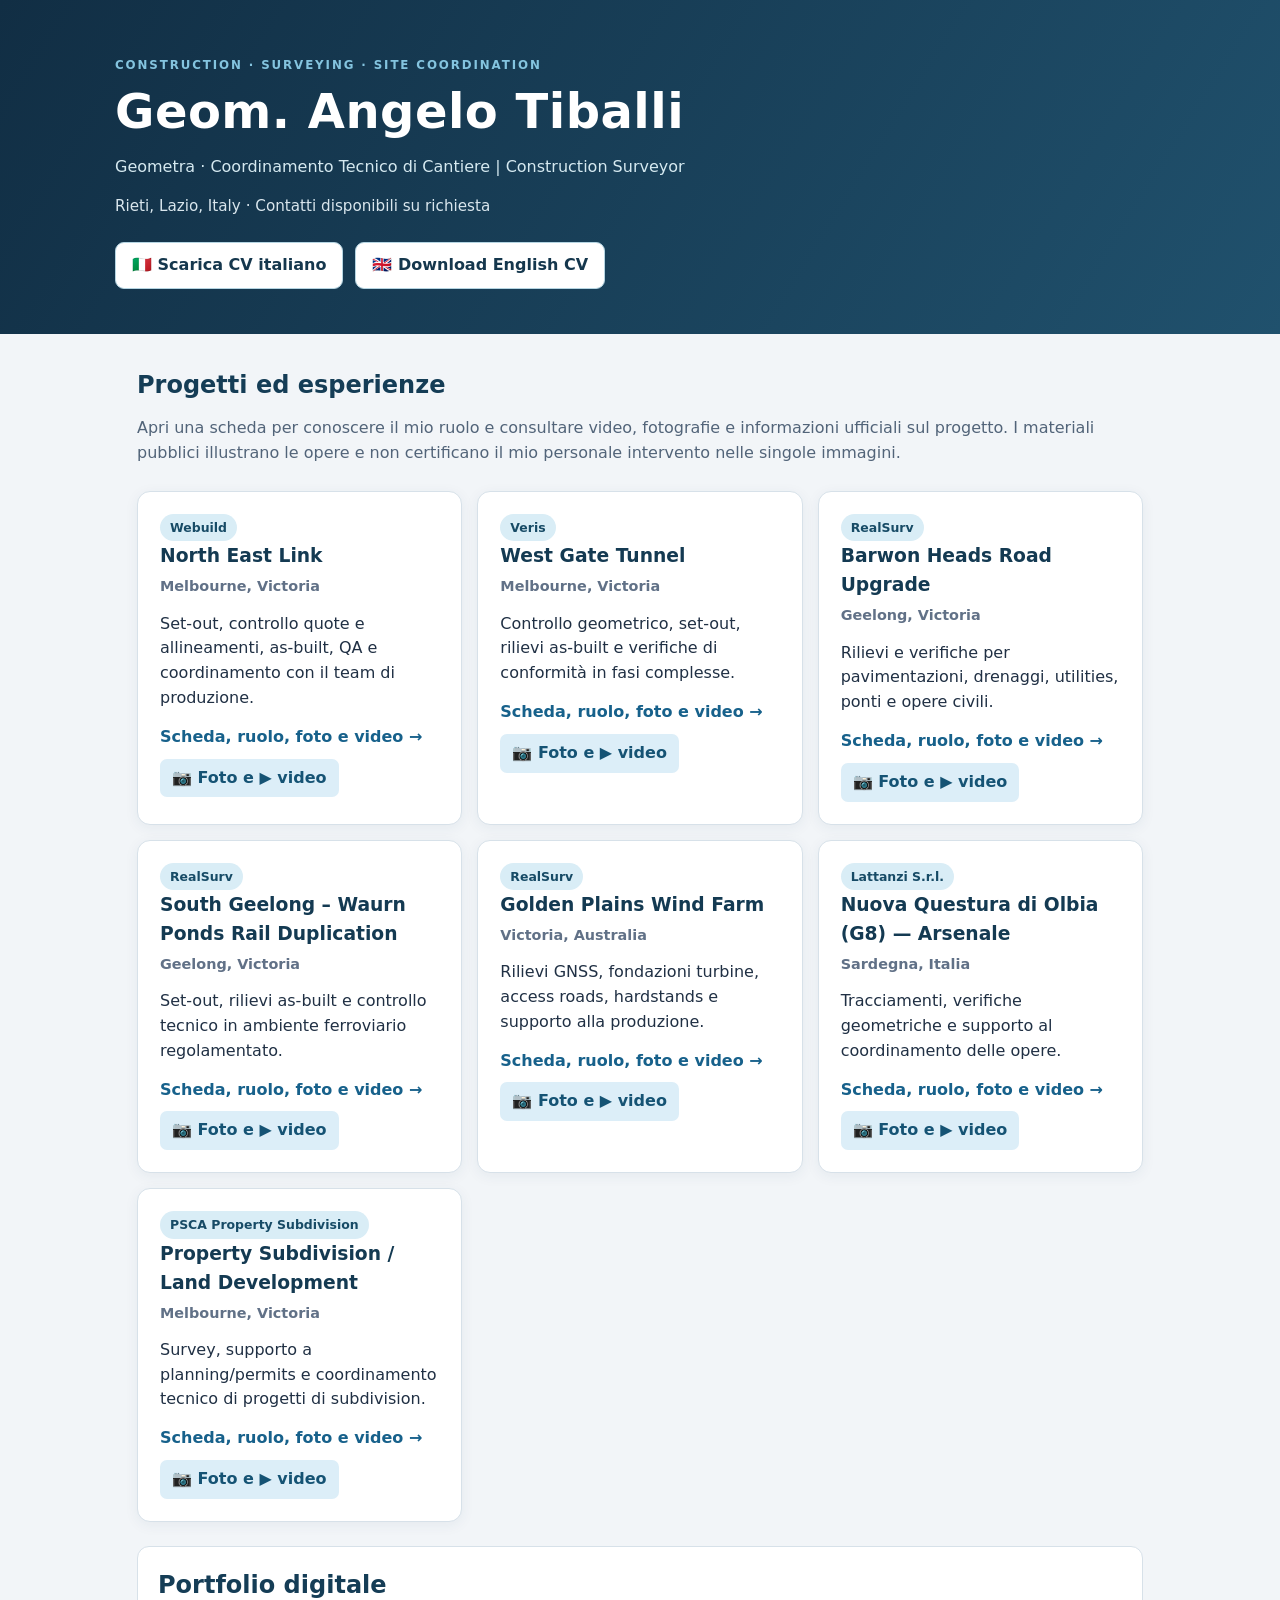
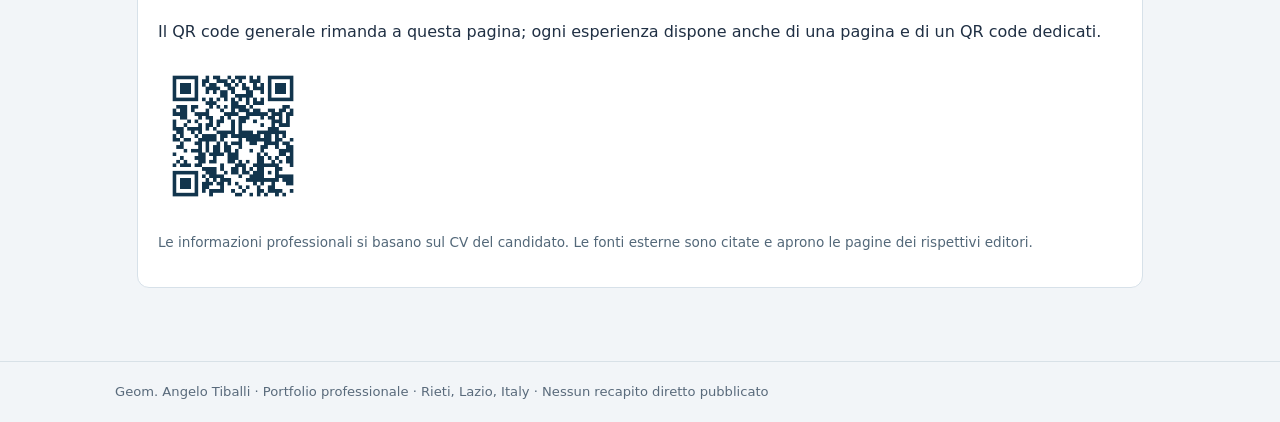
<file: index.html>
<!DOCTYPE html>
<html lang="it"><head><meta charset="utf-8"/><meta content="width=device-width,initial-scale=1" name="viewport"/><meta content="Portfolio professionale di Geom. Angelo Tiballi: grandi opere infrastrutturali, survey e coordinamento di cantiere." name="description"/><title>Geom. Angelo Tiballi | Portfolio professionale</title><link href="style.css" rel="stylesheet"/></head><body><header><div class="inner"><div class="eyebrow">Construction · Surveying · Site coordination</div><h1>Geom. Angelo Tiballi</h1><p class="subtitle">Geometra · Coordinamento Tecnico di Cantiere | Construction Surveyor</p><p class="privacy">Rieti, Lazio, Italy · Contatti disponibili su richiesta</p><div class="btns"><a class="btn" href="Angelo_Tiballi_CV_IT.pdf" rel="noopener" target="_blank">🇮🇹 Scarica CV italiano</a><a class="btn" href="Angelo_Tiballi_Public_CV_EN.pdf" rel="noopener" target="_blank">🇬🇧 Download English CV</a></div></div></header><main><h2>Progetti ed esperienze</h2><p class="intro">Apri una scheda per conoscere il mio ruolo e consultare video, fotografie e informazioni ufficiali sul progetto. I materiali pubblici illustrano le opere e non certificano il mio personale intervento nelle singole immagini.</p><div class="cards"><article class="card"><span class="tag">Webuild</span><h3>North East Link</h3><p class="meta">Melbourne, Victoria</p><p>Set-out, controllo quote e allineamenti, as-built, QA e coordinamento con il team di produzione.</p><a href="north-east-link.html">Scheda, ruolo, foto e video →</a><div class="card-media-shortcuts"><a href="north-east-link.html#media">📷 Foto e ▶ video</a></div></article><article class="card"><span class="tag">Veris</span><h3>West Gate Tunnel</h3><p class="meta">Melbourne, Victoria</p><p>Controllo geometrico, set-out, rilievi as-built e verifiche di conformità in fasi complesse.</p><a href="west-gate-tunnel.html">Scheda, ruolo, foto e video →</a><div class="card-media-shortcuts"><a href="west-gate-tunnel.html#media">📷 Foto e ▶ video</a></div></article><article class="card"><span class="tag">RealSurv</span><h3>Barwon Heads Road Upgrade</h3><p class="meta">Geelong, Victoria</p><p>Rilievi e verifiche per pavimentazioni, drenaggi, utilities, ponti e opere civili.</p><a href="barwon-heads-road.html">Scheda, ruolo, foto e video →</a><div class="card-media-shortcuts"><a href="barwon-heads-road.html#media">📷 Foto e ▶ video</a></div></article><article class="card"><span class="tag">RealSurv</span><h3>South Geelong – Waurn Ponds Rail Duplication</h3><p class="meta">Geelong, Victoria</p><p>Set-out, rilievi as-built e controllo tecnico in ambiente ferroviario regolamentato.</p><a href="geelong-rail.html">Scheda, ruolo, foto e video →</a><div class="card-media-shortcuts"><a href="geelong-rail.html#media">📷 Foto e ▶ video</a></div></article><article class="card"><span class="tag">RealSurv</span><h3>Golden Plains Wind Farm</h3><p class="meta">Victoria, Australia</p><p>Rilievi GNSS, fondazioni turbine, access roads, hardstands e supporto alla produzione.</p><a href="golden-plains.html">Scheda, ruolo, foto e video →</a><div class="card-media-shortcuts"><a href="golden-plains.html#media">📷 Foto e ▶ video</a></div></article><article class="card"><span class="tag">Lattanzi S.r.l.</span><h3>Nuova Questura di Olbia (G8) — Arsenale</h3><p class="meta">Sardegna, Italia</p><p>Tracciamenti, verifiche geometriche e supporto al coordinamento delle opere.</p><a href="questura-olbia.html">Scheda, ruolo, foto e video →</a><div class="card-media-shortcuts"><a href="g8-la-maddalena.html#media">📷 Foto e ▶ video</a></div></article><article class="card"><span class="tag">PSCA Property Subdivision</span><h3>Property Subdivision / Land Development</h3><p class="meta">Melbourne, Victoria</p><p>Survey, supporto a planning/permits e coordinamento tecnico di progetti di subdivision.</p><a href="psca.html">Scheda, ruolo, foto e video →</a><div class="card-media-shortcuts"><a href="psca.html#media">📷 Foto e ▶ video</a></div></article></div><section class="panel" style="margin-top:24px"><h2>Portfolio digitale</h2><p>Il QR code generale rimanda a questa pagina; ogni esperienza dispone anche di una pagina e di un QR code dedicati.</p><img alt="QR code portfolio generale" height="150" src="QR_Portfolio_Generale.png" width="150"/><p class="muted">Le informazioni professionali si basano sul CV del candidato. Le fonti esterne sono citate e aprono le pagine dei rispettivi editori.</p></section></main><footer><div class="inner">Geom. Angelo Tiballi · Portfolio professionale · Rieti, Lazio, Italy · Nessun recapito diretto pubblicato</div></footer></body></html>
</file>
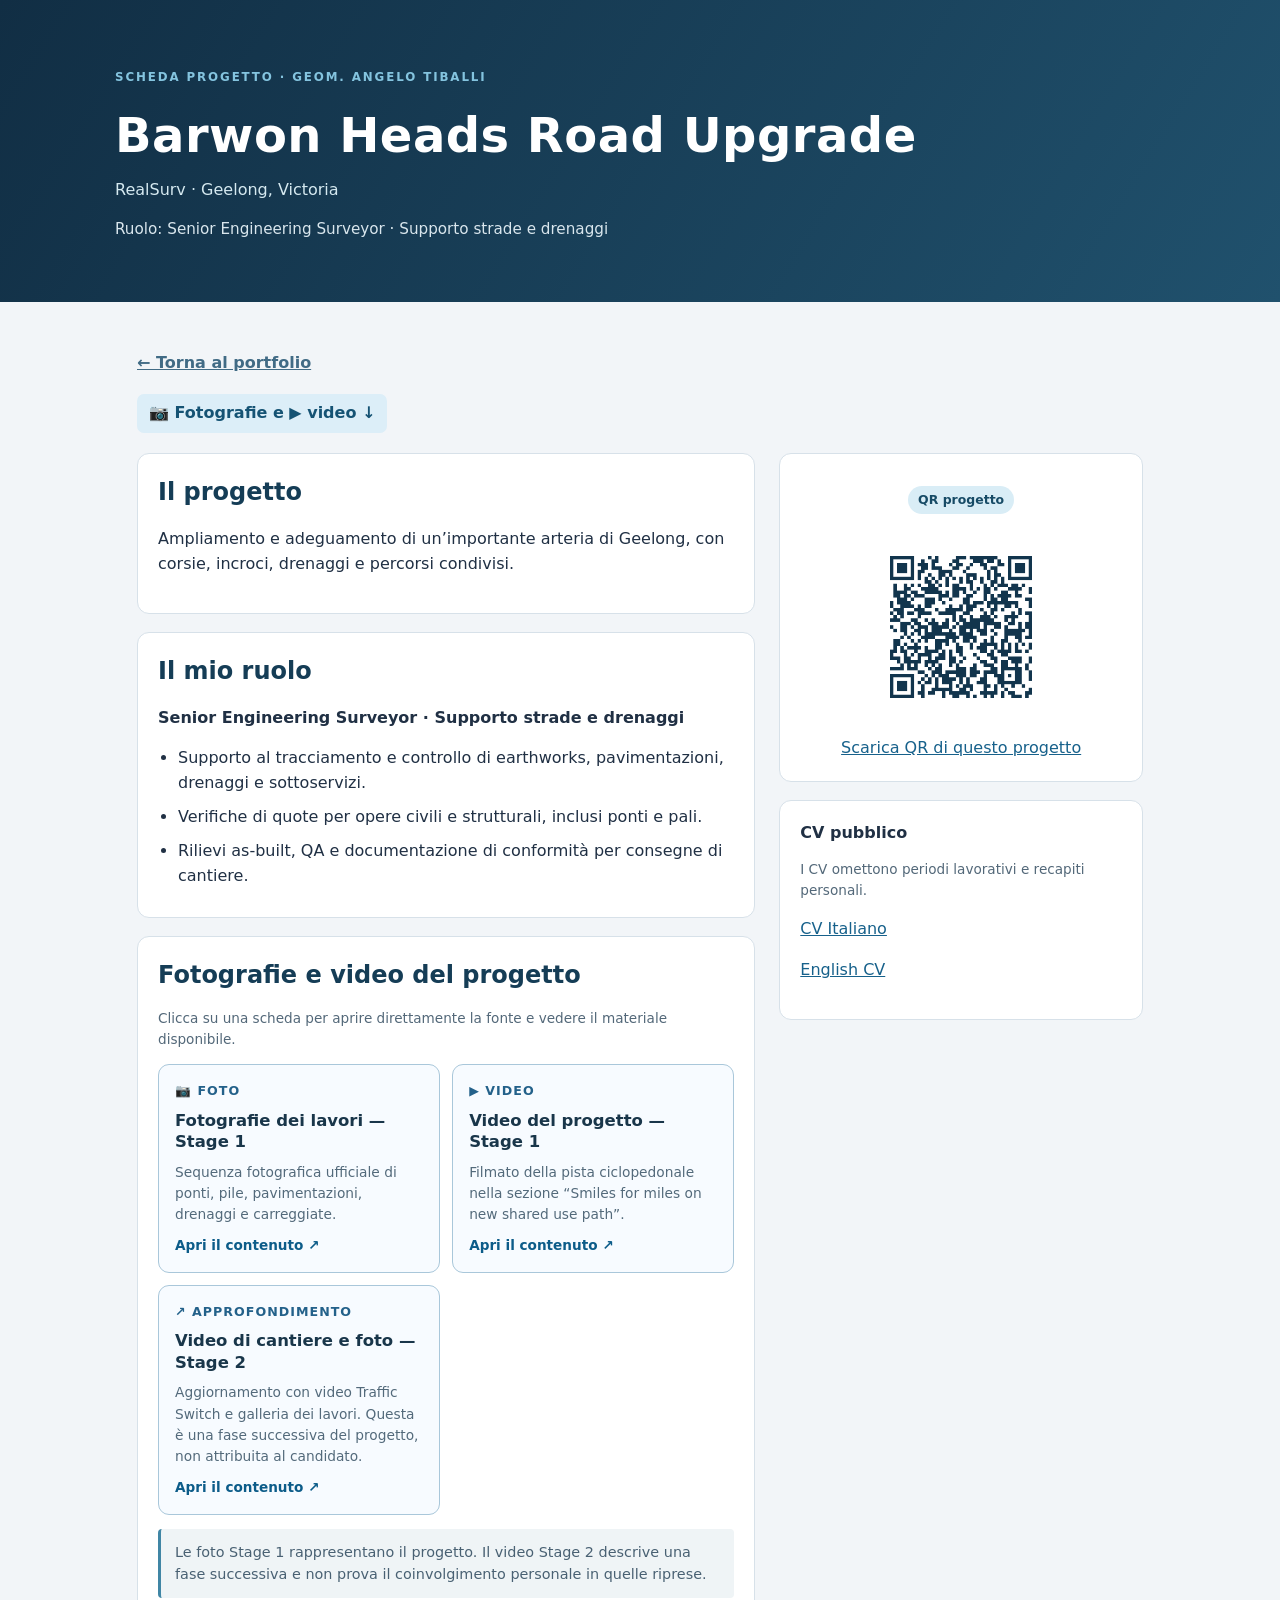
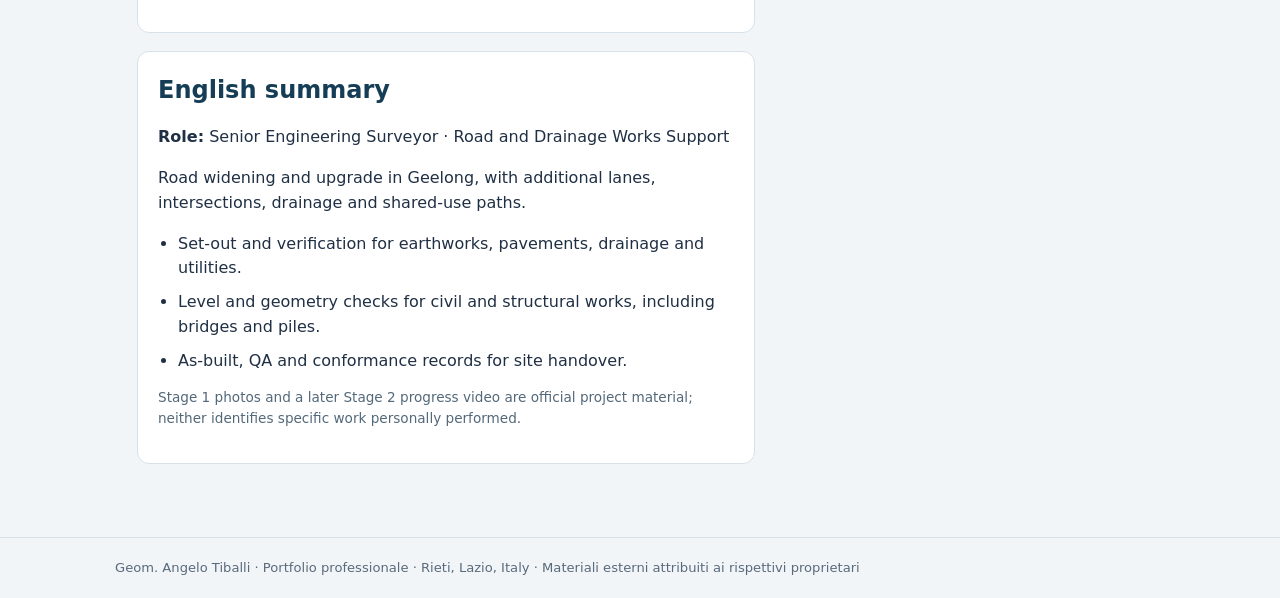
<file: barwon-heads-road.html>
<!DOCTYPE html>
<html lang="it"><head><meta charset="utf-8"/><meta content="width=device-width,initial-scale=1" name="viewport"/><meta content="Ampliamento e adeguamento di un’importante arteria di Geelong, con corsie, incroci, drenaggi e percorsi condivisi." name="description"/><title>Barwon Heads Road Upgrade | Geom. Angelo Tiballi</title><link href="style.css" rel="stylesheet"/></head><body><header><div class="inner"><p class="eyebrow">Scheda progetto · Geom. Angelo Tiballi</p><h1>Barwon Heads Road Upgrade</h1><p class="subtitle">RealSurv · Geelong, Victoria</p><p class="privacy">Ruolo: Senior Engineering Surveyor · Supporto strade e drenaggi</p></div></header><main><p class="breadcrumb"><a href="index.html">← Torna al portfolio</a></p><p class="quick-media"><a href="#media">📷 Fotografie e ▶ video ↓</a></p><div class="split"><div><section class="panel"><h2>Il progetto</h2><p>Ampliamento e adeguamento di un’importante arteria di Geelong, con corsie, incroci, drenaggi e percorsi condivisi.</p></section><section class="panel"><h2>Il mio ruolo</h2><p><strong>Senior Engineering Surveyor · Supporto strade e drenaggi</strong></p><ul><li>Supporto al tracciamento e controllo di earthworks, pavimentazioni, drenaggi e sottoservizi.</li><li>Verifiche di quote per opere civili e strutturali, inclusi ponti e pali.</li><li>Rilievi as-built, QA e documentazione di conformità per consegne di cantiere.</li></ul></section><section class="panel" id="media"><h2>Fotografie e video del progetto</h2><p class="muted">Clicca su una scheda per aprire direttamente la fonte e vedere il materiale disponibile.</p><div class="media-grid"><a class="media-tile photo" href="https://bigbuild.vic.gov.au/projects/roads/barwon-heads-road-upgrade/stage-1" rel="noopener noreferrer" target="_blank"><span class="media-type">📷  FOTO</span><strong>Fotografie dei lavori — Stage 1</strong><span class="media-desc">Sequenza fotografica ufficiale di ponti, pile, pavimentazioni, drenaggi e carreggiate.</span><span class="external-arrow">Apri il contenuto ↗</span></a><a class="media-tile video" href="https://bigbuild.vic.gov.au/projects/roads/barwon-heads-road-upgrade/stage-1/community" rel="noopener noreferrer" target="_blank"><span class="media-type">▶  VIDEO</span><strong>Video del progetto — Stage 1</strong><span class="media-desc">Filmato della pista ciclopedonale nella sezione “Smiles for miles on new shared use path”.</span><span class="external-arrow">Apri il contenuto ↗</span></a><a class="media-tile extra" href="https://bigbuild.vic.gov.au/projects/roads/barwon-heads-road-upgrade/project-update" rel="noopener noreferrer" target="_blank"><span class="media-type">↗  APPROFONDIMENTO</span><strong>Video di cantiere e foto — Stage 2</strong><span class="media-desc">Aggiornamento con video Traffic Switch e galleria dei lavori. Questa è una fase successiva del progetto, non attribuita al candidato.</span><span class="external-arrow">Apri il contenuto ↗</span></a></div><p class="notice">Le foto Stage 1 rappresentano il progetto. Il video Stage 2 descrive una fase successiva e non prova il coinvolgimento personale in quelle riprese.</p></section><section class="panel"><h2>English summary</h2><p><strong>Role:</strong> Senior Engineering Surveyor · Road and Drainage Works Support</p><p>Road widening and upgrade in Geelong, with additional lanes, intersections, drainage and shared-use paths.</p><ul><li>Set-out and verification for earthworks, pavements, drainage and utilities.</li><li>Level and geometry checks for civil and structural works, including bridges and piles.</li><li>As-built, QA and conformance records for site handover.</li></ul><p class="muted">Stage 1 photos and a later Stage 2 progress video are official project material; neither identifies specific work personally performed.</p></section></div><aside><div class="qr-box"><p class="tag">QR progetto</p><p><img alt="QR per Barwon Heads Road Upgrade" src="QR_barwon-heads-road.png"/></p><a download="" href="QR_barwon-heads-road.png">Scarica QR di questo progetto</a></div><div class="panel" style="margin-top:18px"><strong>CV pubblico</strong><p class="muted">I CV omettono periodi lavorativi e recapiti personali.</p><p><a href="Angelo_Tiballi_CV_IT.pdf">CV Italiano</a></p><p><a href="Angelo_Tiballi_Public_CV_EN.pdf">English CV</a></p></div></aside></div></main><footer><div class="inner">Geom. Angelo Tiballi · Portfolio professionale · Rieti, Lazio, Italy · Materiali esterni attribuiti ai rispettivi proprietari</div></footer></body></html>
</file>
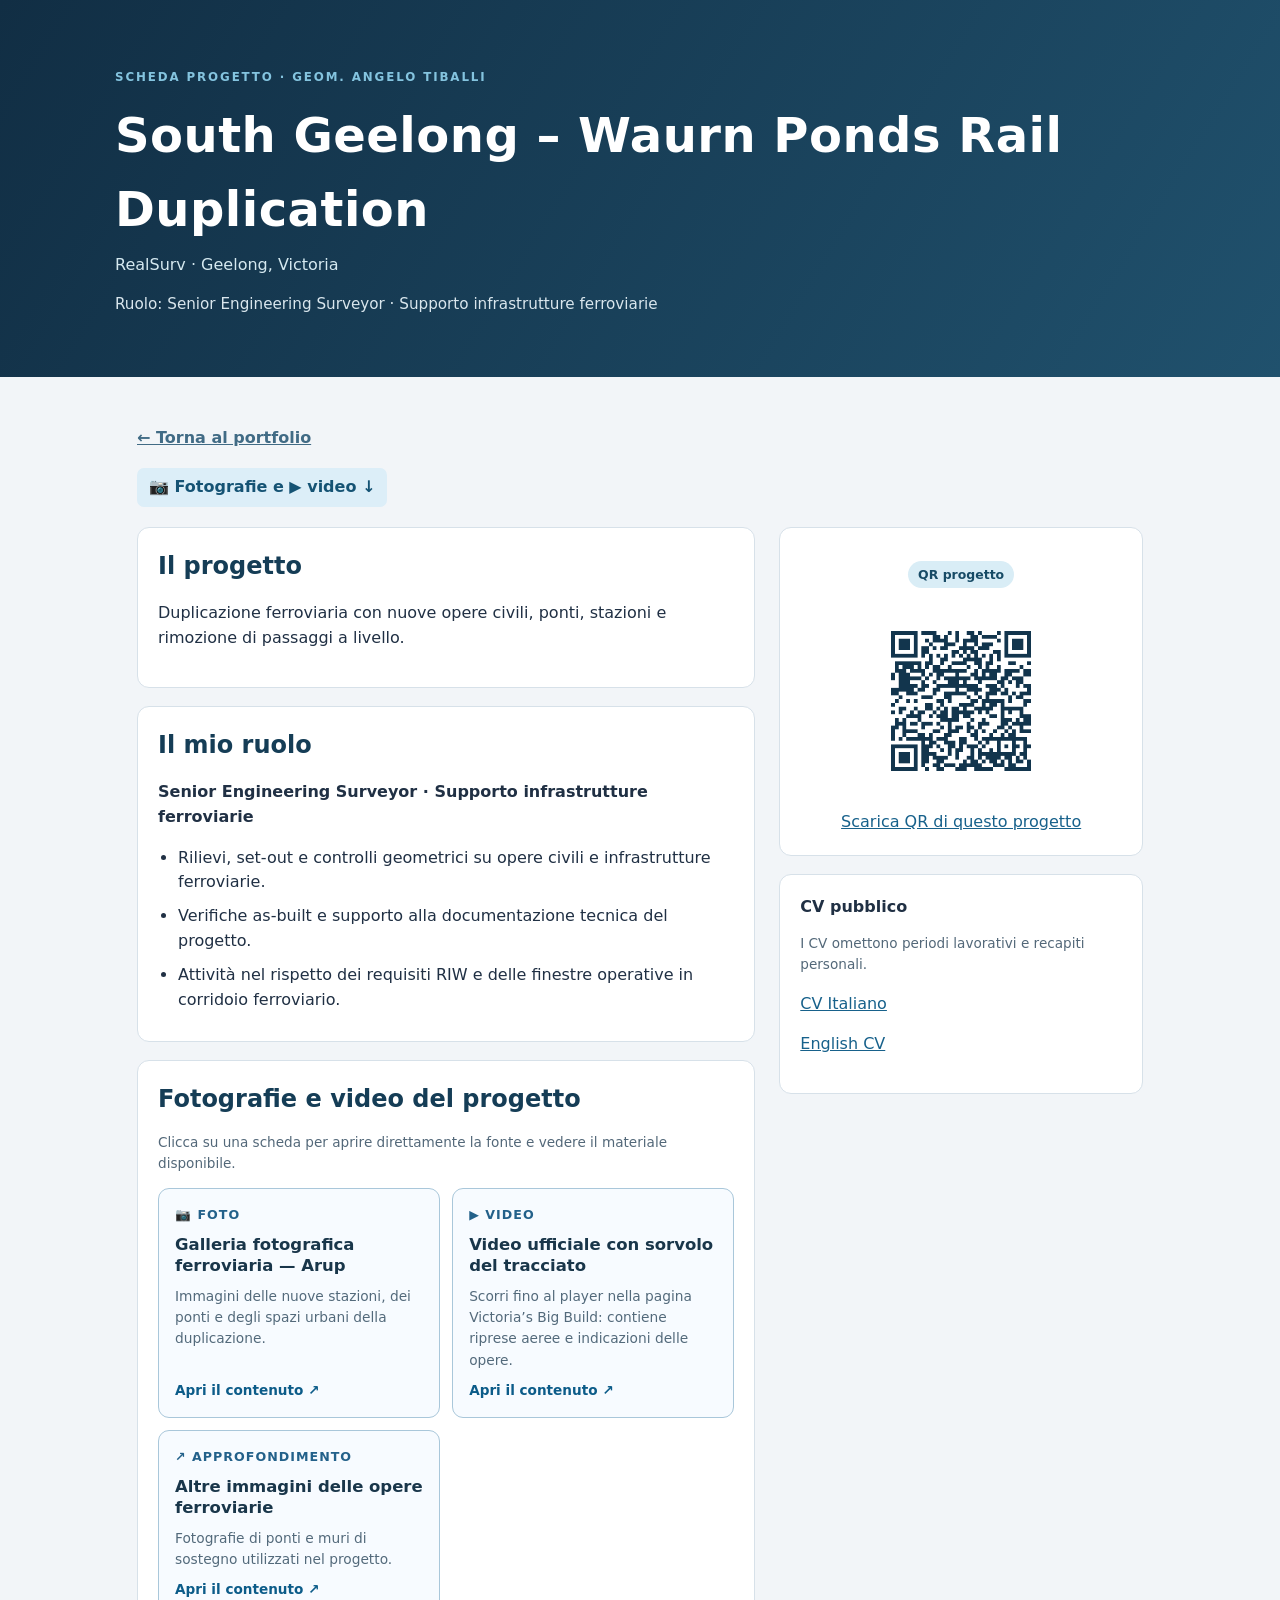
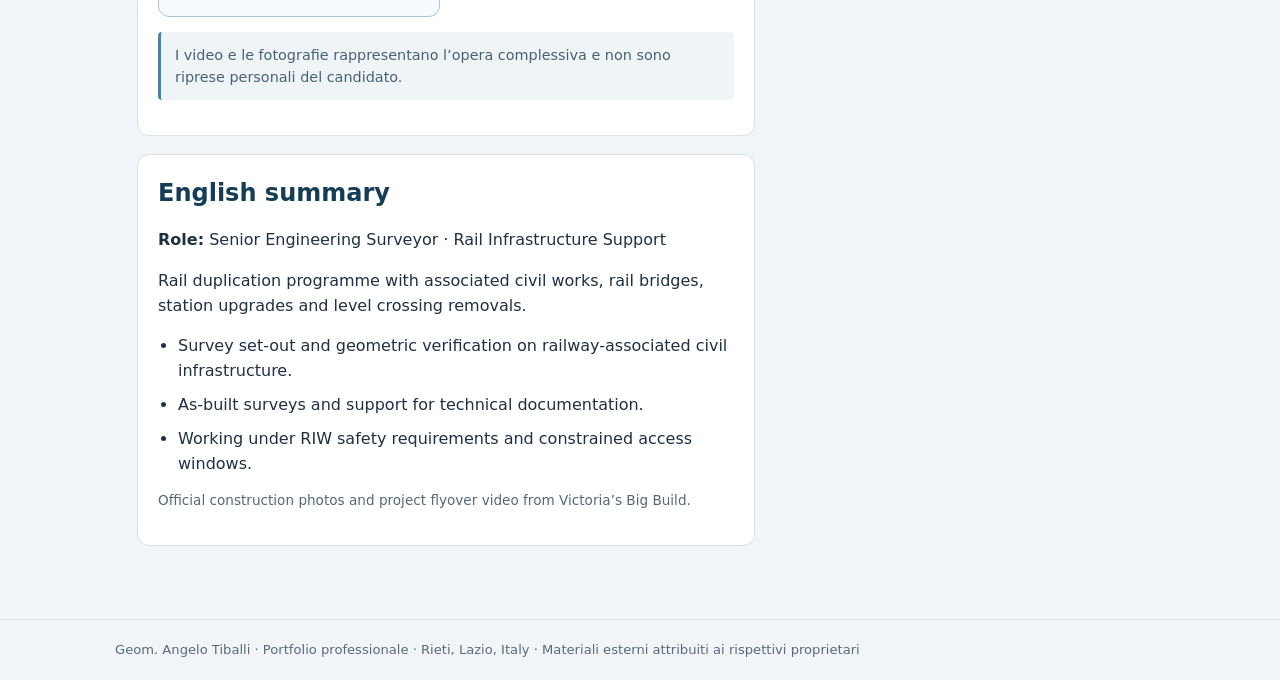
<file: geelong-rail.html>
<!DOCTYPE html>
<html lang="it"><head><meta charset="utf-8"/><meta content="width=device-width,initial-scale=1" name="viewport"/><meta content="Duplicazione ferroviaria con nuove opere civili, ponti, stazioni e rimozione di passaggi a livello." name="description"/><title>South Geelong – Waurn Ponds Rail Duplication | Geom. Angelo Tiballi</title><link href="style.css" rel="stylesheet"/></head><body><header><div class="inner"><p class="eyebrow">Scheda progetto · Geom. Angelo Tiballi</p><h1>South Geelong – Waurn Ponds Rail Duplication</h1><p class="subtitle">RealSurv · Geelong, Victoria</p><p class="privacy">Ruolo: Senior Engineering Surveyor · Supporto infrastrutture ferroviarie</p></div></header><main><p class="breadcrumb"><a href="index.html">← Torna al portfolio</a></p><p class="quick-media"><a href="#media">📷 Fotografie e ▶ video ↓</a></p><div class="split"><div><section class="panel"><h2>Il progetto</h2><p>Duplicazione ferroviaria con nuove opere civili, ponti, stazioni e rimozione di passaggi a livello.</p></section><section class="panel"><h2>Il mio ruolo</h2><p><strong>Senior Engineering Surveyor · Supporto infrastrutture ferroviarie</strong></p><ul><li>Rilievi, set-out e controlli geometrici su opere civili e infrastrutture ferroviarie.</li><li>Verifiche as-built e supporto alla documentazione tecnica del progetto.</li><li>Attività nel rispetto dei requisiti RIW e delle finestre operative in corridoio ferroviario.</li></ul></section><section class="panel" id="media"><h2>Fotografie e video del progetto</h2><p class="muted">Clicca su una scheda per aprire direttamente la fonte e vedere il materiale disponibile.</p><div class="media-grid"><a class="media-tile photo" href="https://www.arup.com/en-us/projects/south-geelong-to-waurn-ponds-duplication/" rel="noopener noreferrer" target="_blank"><span class="media-type">📷  FOTO</span><strong>Galleria fotografica ferroviaria — Arup</strong><span class="media-desc">Immagini delle nuove stazioni, dei ponti e degli spazi urbani della duplicazione.</span><span class="external-arrow">Apri il contenuto ↗</span></a><a class="media-tile video" href="https://bigbuild.vic.gov.au/projects/geelong-line-upgrade/projects/geelong-line-duplication" rel="noopener noreferrer" target="_blank"><span class="media-type">▶  VIDEO</span><strong>Video ufficiale con sorvolo del tracciato</strong><span class="media-desc">Scorri fino al player nella pagina Victoria’s Big Build: contiene riprese aeree e indicazioni delle opere.</span><span class="external-arrow">Apri il contenuto ↗</span></a><a class="media-tile extra" href="https://www.geoquest-group.com.au/reinforced-earth/south-geelong-to-waurn-ponds-duplication-rail-project/" rel="noopener noreferrer" target="_blank"><span class="media-type">↗  APPROFONDIMENTO</span><strong>Altre immagini delle opere ferroviarie</strong><span class="media-desc">Fotografie di ponti e muri di sostegno utilizzati nel progetto.</span><span class="external-arrow">Apri il contenuto ↗</span></a></div><p class="notice">I video e le fotografie rappresentano l’opera complessiva e non sono riprese personali del candidato.</p></section><section class="panel"><h2>English summary</h2><p><strong>Role:</strong> Senior Engineering Surveyor · Rail Infrastructure Support</p><p>Rail duplication programme with associated civil works, rail bridges, station upgrades and level crossing removals.</p><ul><li>Survey set-out and geometric verification on railway-associated civil infrastructure.</li><li>As-built surveys and support for technical documentation.</li><li>Working under RIW safety requirements and constrained access windows.</li></ul><p class="muted">Official construction photos and project flyover video from Victoria’s Big Build.</p></section></div><aside><div class="qr-box"><p class="tag">QR progetto</p><p><img alt="QR per South Geelong – Waurn Ponds Rail Duplication" src="QR_geelong-rail.png"/></p><a download="" href="QR_geelong-rail.png">Scarica QR di questo progetto</a></div><div class="panel" style="margin-top:18px"><strong>CV pubblico</strong><p class="muted">I CV omettono periodi lavorativi e recapiti personali.</p><p><a href="Angelo_Tiballi_CV_IT.pdf">CV Italiano</a></p><p><a href="Angelo_Tiballi_Public_CV_EN.pdf">English CV</a></p></div></aside></div></main><footer><div class="inner">Geom. Angelo Tiballi · Portfolio professionale · Rieti, Lazio, Italy · Materiali esterni attribuiti ai rispettivi proprietari</div></footer></body></html>
</file>
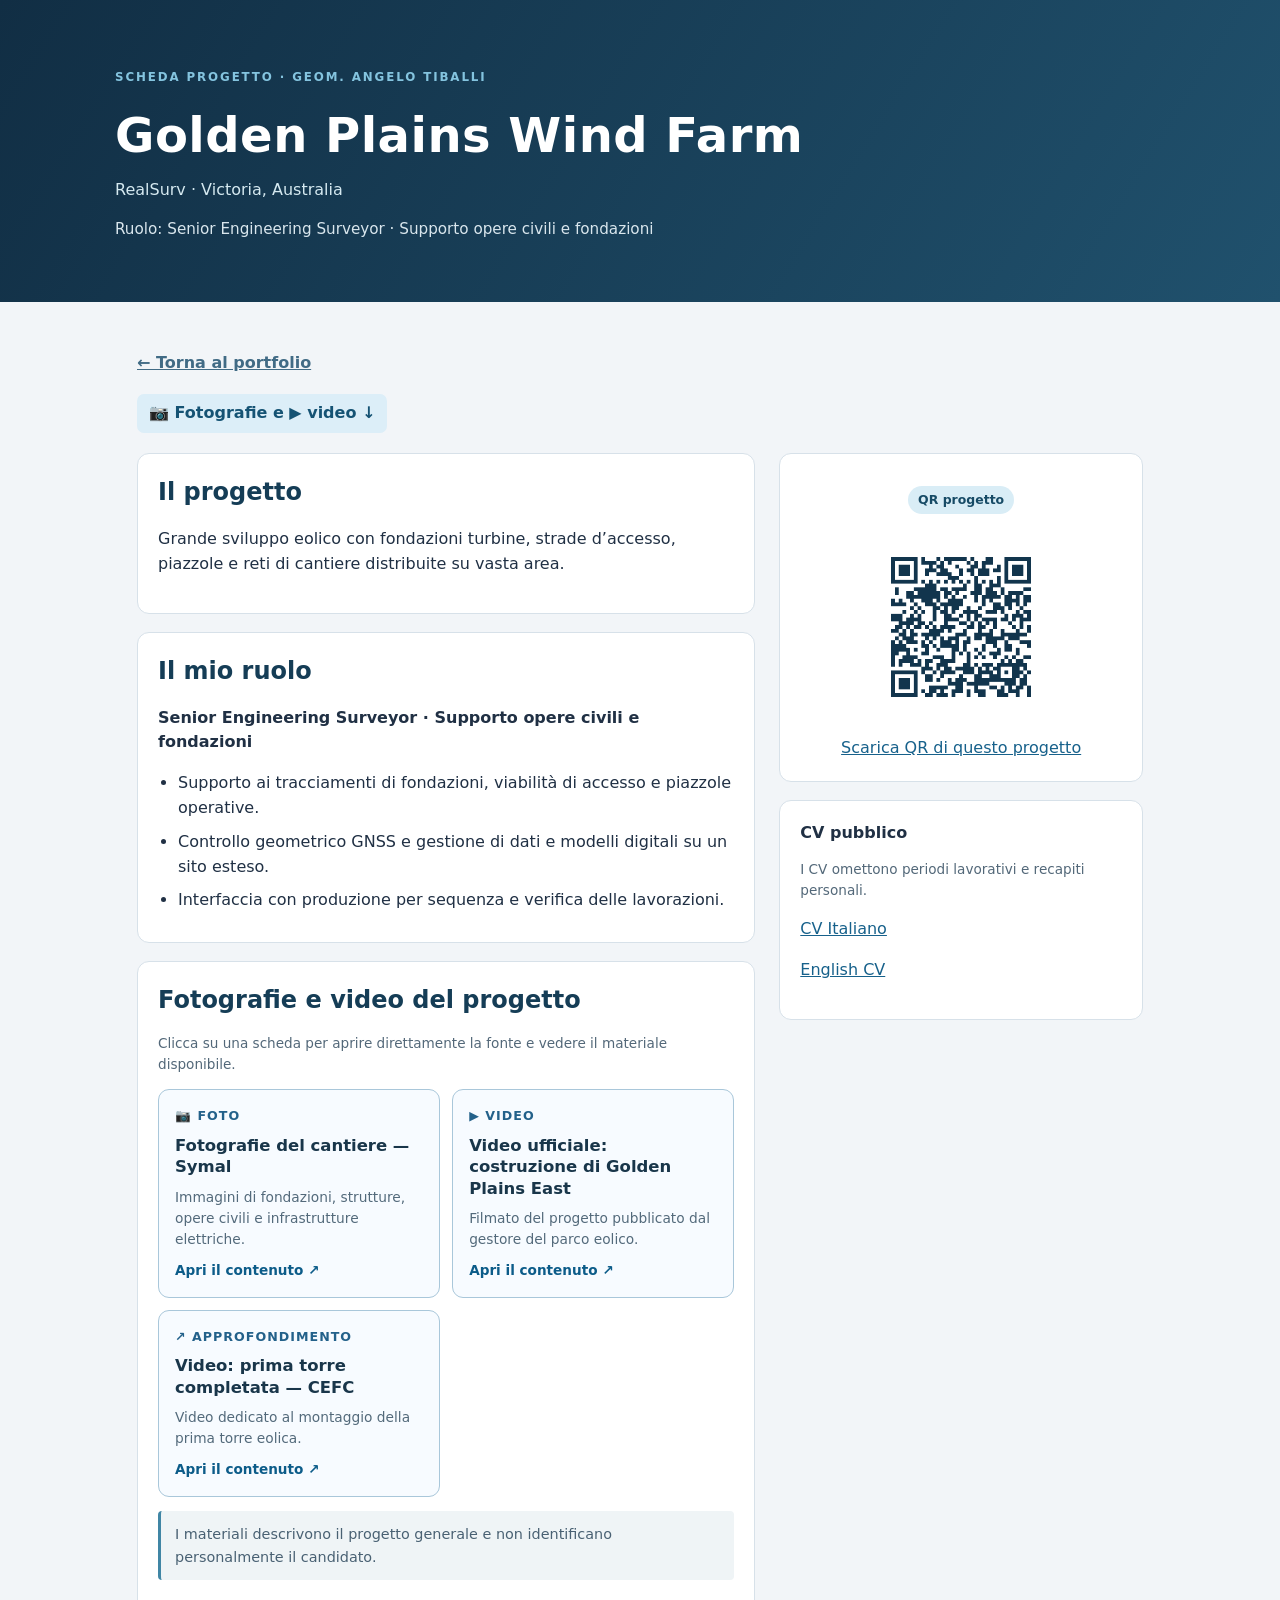
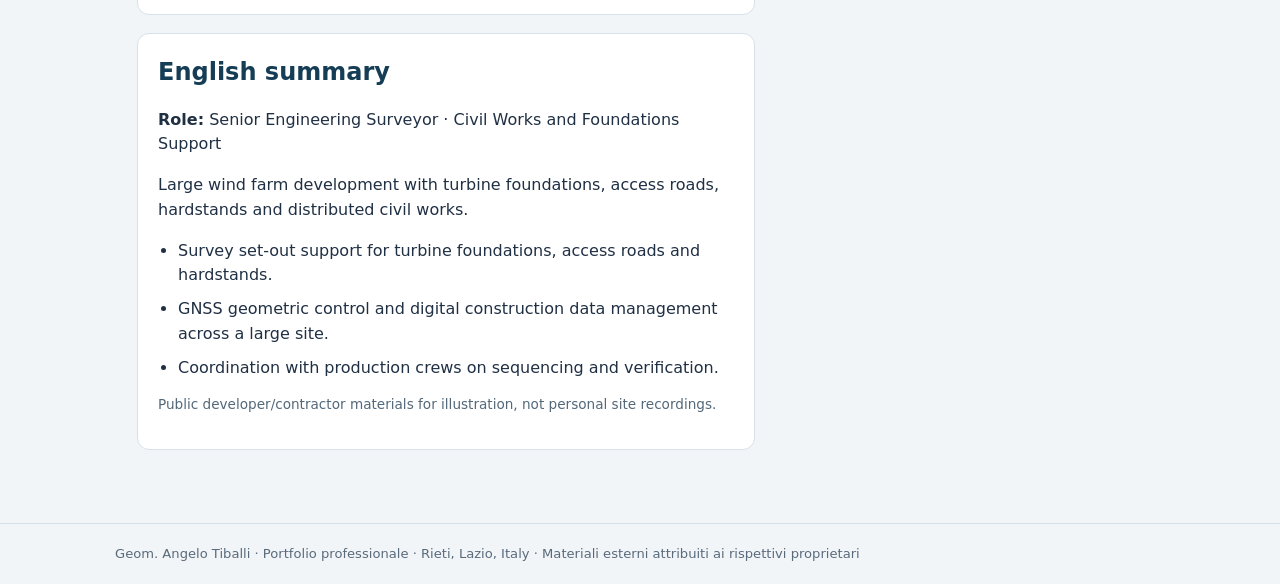
<file: golden-plains.html>
<!DOCTYPE html>
<html lang="it"><head><meta charset="utf-8"/><meta content="width=device-width,initial-scale=1" name="viewport"/><meta content="Grande sviluppo eolico con fondazioni turbine, strade d’accesso, piazzole e reti di cantiere distribuite su vasta area." name="description"/><title>Golden Plains Wind Farm | Geom. Angelo Tiballi</title><link href="style.css" rel="stylesheet"/></head><body><header><div class="inner"><p class="eyebrow">Scheda progetto · Geom. Angelo Tiballi</p><h1>Golden Plains Wind Farm</h1><p class="subtitle">RealSurv · Victoria, Australia</p><p class="privacy">Ruolo: Senior Engineering Surveyor · Supporto opere civili e fondazioni</p></div></header><main><p class="breadcrumb"><a href="index.html">← Torna al portfolio</a></p><p class="quick-media"><a href="#media">📷 Fotografie e ▶ video ↓</a></p><div class="split"><div><section class="panel"><h2>Il progetto</h2><p>Grande sviluppo eolico con fondazioni turbine, strade d’accesso, piazzole e reti di cantiere distribuite su vasta area.</p></section><section class="panel"><h2>Il mio ruolo</h2><p><strong>Senior Engineering Surveyor · Supporto opere civili e fondazioni</strong></p><ul><li>Supporto ai tracciamenti di fondazioni, viabilità di accesso e piazzole operative.</li><li>Controllo geometrico GNSS e gestione di dati e modelli digitali su un sito esteso.</li><li>Interfaccia con produzione per sequenza e verifica delle lavorazioni.</li></ul></section><section class="panel" id="media"><h2>Fotografie e video del progetto</h2><p class="muted">Clicca su una scheda per aprire direttamente la fonte e vedere il materiale disponibile.</p><div class="media-grid"><a class="media-tile photo" href="https://symal.com.au/projects/golden-plains-wind-farm/" rel="noopener noreferrer" target="_blank"><span class="media-type">📷  FOTO</span><strong>Fotografie del cantiere — Symal</strong><span class="media-desc">Immagini di fondazioni, strutture, opere civili e infrastrutture elettriche.</span><span class="external-arrow">Apri il contenuto ↗</span></a><a class="media-tile video" href="https://goldenplainswindfarm.com.au/" rel="noopener noreferrer" target="_blank"><span class="media-type">▶  VIDEO</span><strong>Video ufficiale: costruzione di Golden Plains East</strong><span class="media-desc">Filmato del progetto pubblicato dal gestore del parco eolico.</span><span class="external-arrow">Apri il contenuto ↗</span></a><a class="media-tile extra" href="https://www.cefc.com.au/insights/videos/golden-plains-wind-farm-marks-first-tower-completion/" rel="noopener noreferrer" target="_blank"><span class="media-type">↗  APPROFONDIMENTO</span><strong>Video: prima torre completata — CEFC</strong><span class="media-desc">Video dedicato al montaggio della prima torre eolica.</span><span class="external-arrow">Apri il contenuto ↗</span></a></div><p class="notice">I materiali descrivono il progetto generale e non identificano personalmente il candidato.</p></section><section class="panel"><h2>English summary</h2><p><strong>Role:</strong> Senior Engineering Surveyor · Civil Works and Foundations Support</p><p>Large wind farm development with turbine foundations, access roads, hardstands and distributed civil works.</p><ul><li>Survey set-out support for turbine foundations, access roads and hardstands.</li><li>GNSS geometric control and digital construction data management across a large site.</li><li>Coordination with production crews on sequencing and verification.</li></ul><p class="muted">Public developer/contractor materials for illustration, not personal site recordings.</p></section></div><aside><div class="qr-box"><p class="tag">QR progetto</p><p><img alt="QR per Golden Plains Wind Farm" src="QR_golden-plains.png"/></p><a download="" href="QR_golden-plains.png">Scarica QR di questo progetto</a></div><div class="panel" style="margin-top:18px"><strong>CV pubblico</strong><p class="muted">I CV omettono periodi lavorativi e recapiti personali.</p><p><a href="Angelo_Tiballi_CV_IT.pdf">CV Italiano</a></p><p><a href="Angelo_Tiballi_Public_CV_EN.pdf">English CV</a></p></div></aside></div></main><footer><div class="inner">Geom. Angelo Tiballi · Portfolio professionale · Rieti, Lazio, Italy · Materiali esterni attribuiti ai rispettivi proprietari</div></footer></body></html>
</file>
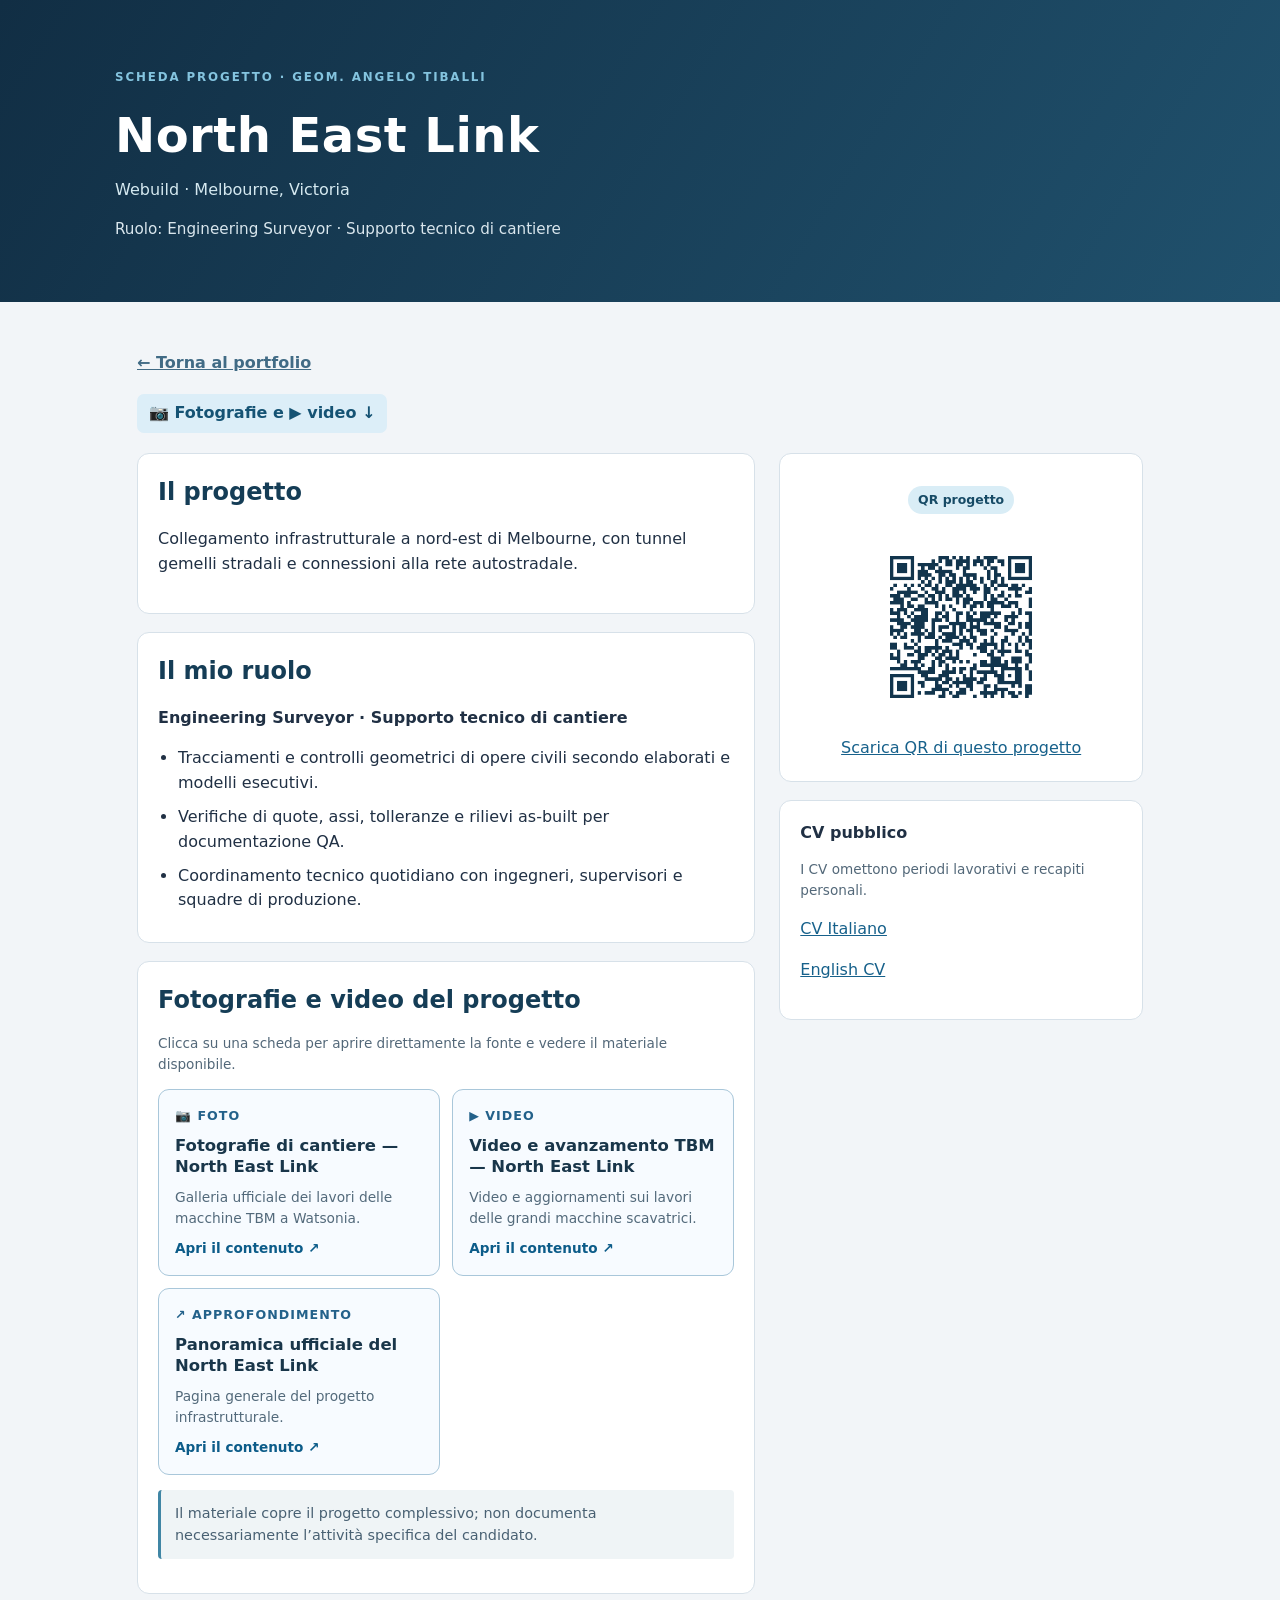
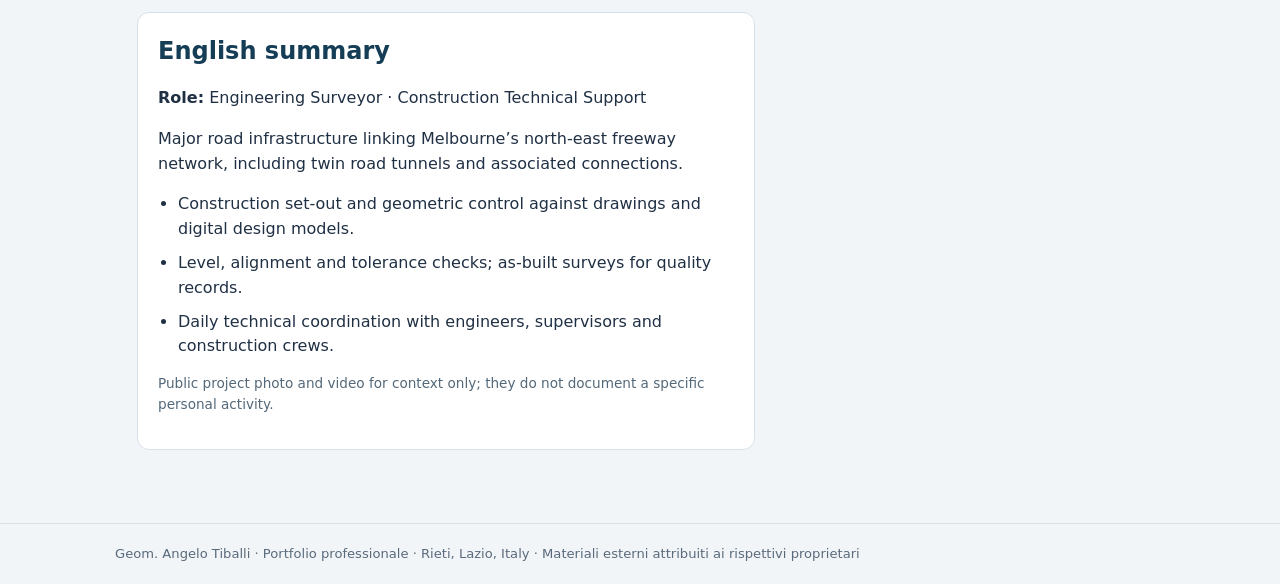
<file: north-east-link.html>
<!DOCTYPE html>
<html lang="it"><head><meta charset="utf-8"/><meta content="width=device-width,initial-scale=1" name="viewport"/><meta content="Collegamento infrastrutturale a nord-est di Melbourne, con tunnel gemelli stradali e connessioni alla rete autostradale." name="description"/><title>North East Link | Geom. Angelo Tiballi</title><link href="style.css" rel="stylesheet"/></head><body><header><div class="inner"><p class="eyebrow">Scheda progetto · Geom. Angelo Tiballi</p><h1>North East Link</h1><p class="subtitle">Webuild · Melbourne, Victoria</p><p class="privacy">Ruolo: Engineering Surveyor · Supporto tecnico di cantiere</p></div></header><main><p class="breadcrumb"><a href="index.html">← Torna al portfolio</a></p><p class="quick-media"><a href="#media">📷 Fotografie e ▶ video ↓</a></p><div class="split"><div><section class="panel"><h2>Il progetto</h2><p>Collegamento infrastrutturale a nord-est di Melbourne, con tunnel gemelli stradali e connessioni alla rete autostradale.</p></section><section class="panel"><h2>Il mio ruolo</h2><p><strong>Engineering Surveyor · Supporto tecnico di cantiere</strong></p><ul><li>Tracciamenti e controlli geometrici di opere civili secondo elaborati e modelli esecutivi.</li><li>Verifiche di quote, assi, tolleranze e rilievi as-built per documentazione QA.</li><li>Coordinamento tecnico quotidiano con ingegneri, supervisori e squadre di produzione.</li></ul></section><section class="panel" id="media"><h2>Fotografie e video del progetto</h2><p class="muted">Clicca su una scheda per aprire direttamente la fonte e vedere il materiale disponibile.</p><div class="media-grid"><a class="media-tile photo" href="https://bigbuild.vic.gov.au/projects/north-east-link/construction/tunnel-works/tunnel-boring-machine-launch-area-watsonia" rel="noopener noreferrer" target="_blank"><span class="media-type">📷  FOTO</span><strong>Fotografie di cantiere — North East Link</strong><span class="media-desc">Galleria ufficiale dei lavori delle macchine TBM a Watsonia.</span><span class="external-arrow">Apri il contenuto ↗</span></a><a class="media-tile video" href="https://bigbuild.vic.gov.au/projects/north-east-link/construction/disruptions/tunnel-boring-machines-tracker" rel="noopener noreferrer" target="_blank"><span class="media-type">▶  VIDEO</span><strong>Video e avanzamento TBM — North East Link</strong><span class="media-desc">Video e aggiornamenti sui lavori delle grandi macchine scavatrici.</span><span class="external-arrow">Apri il contenuto ↗</span></a><a class="media-tile extra" href="https://bigbuild.vic.gov.au/projects/north-east-link" rel="noopener noreferrer" target="_blank"><span class="media-type">↗  APPROFONDIMENTO</span><strong>Panoramica ufficiale del North East Link</strong><span class="media-desc">Pagina generale del progetto infrastrutturale.</span><span class="external-arrow">Apri il contenuto ↗</span></a></div><p class="notice">Il materiale copre il progetto complessivo; non documenta necessariamente l’attività specifica del candidato.</p></section><section class="panel"><h2>English summary</h2><p><strong>Role:</strong> Engineering Surveyor · Construction Technical Support</p><p>Major road infrastructure linking Melbourne’s north-east freeway network, including twin road tunnels and associated connections.</p><ul><li>Construction set-out and geometric control against drawings and digital design models.</li><li>Level, alignment and tolerance checks; as-built surveys for quality records.</li><li>Daily technical coordination with engineers, supervisors and construction crews.</li></ul><p class="muted">Public project photo and video for context only; they do not document a specific personal activity.</p></section></div><aside><div class="qr-box"><p class="tag">QR progetto</p><p><img alt="QR per North East Link" src="QR_north-east-link.png"/></p><a download="" href="QR_north-east-link.png">Scarica QR di questo progetto</a></div><div class="panel" style="margin-top:18px"><strong>CV pubblico</strong><p class="muted">I CV omettono periodi lavorativi e recapiti personali.</p><p><a href="Angelo_Tiballi_CV_IT.pdf">CV Italiano</a></p><p><a href="Angelo_Tiballi_Public_CV_EN.pdf">English CV</a></p></div></aside></div></main><footer><div class="inner">Geom. Angelo Tiballi · Portfolio professionale · Rieti, Lazio, Italy · Materiali esterni attribuiti ai rispettivi proprietari</div></footer></body></html>
</file>
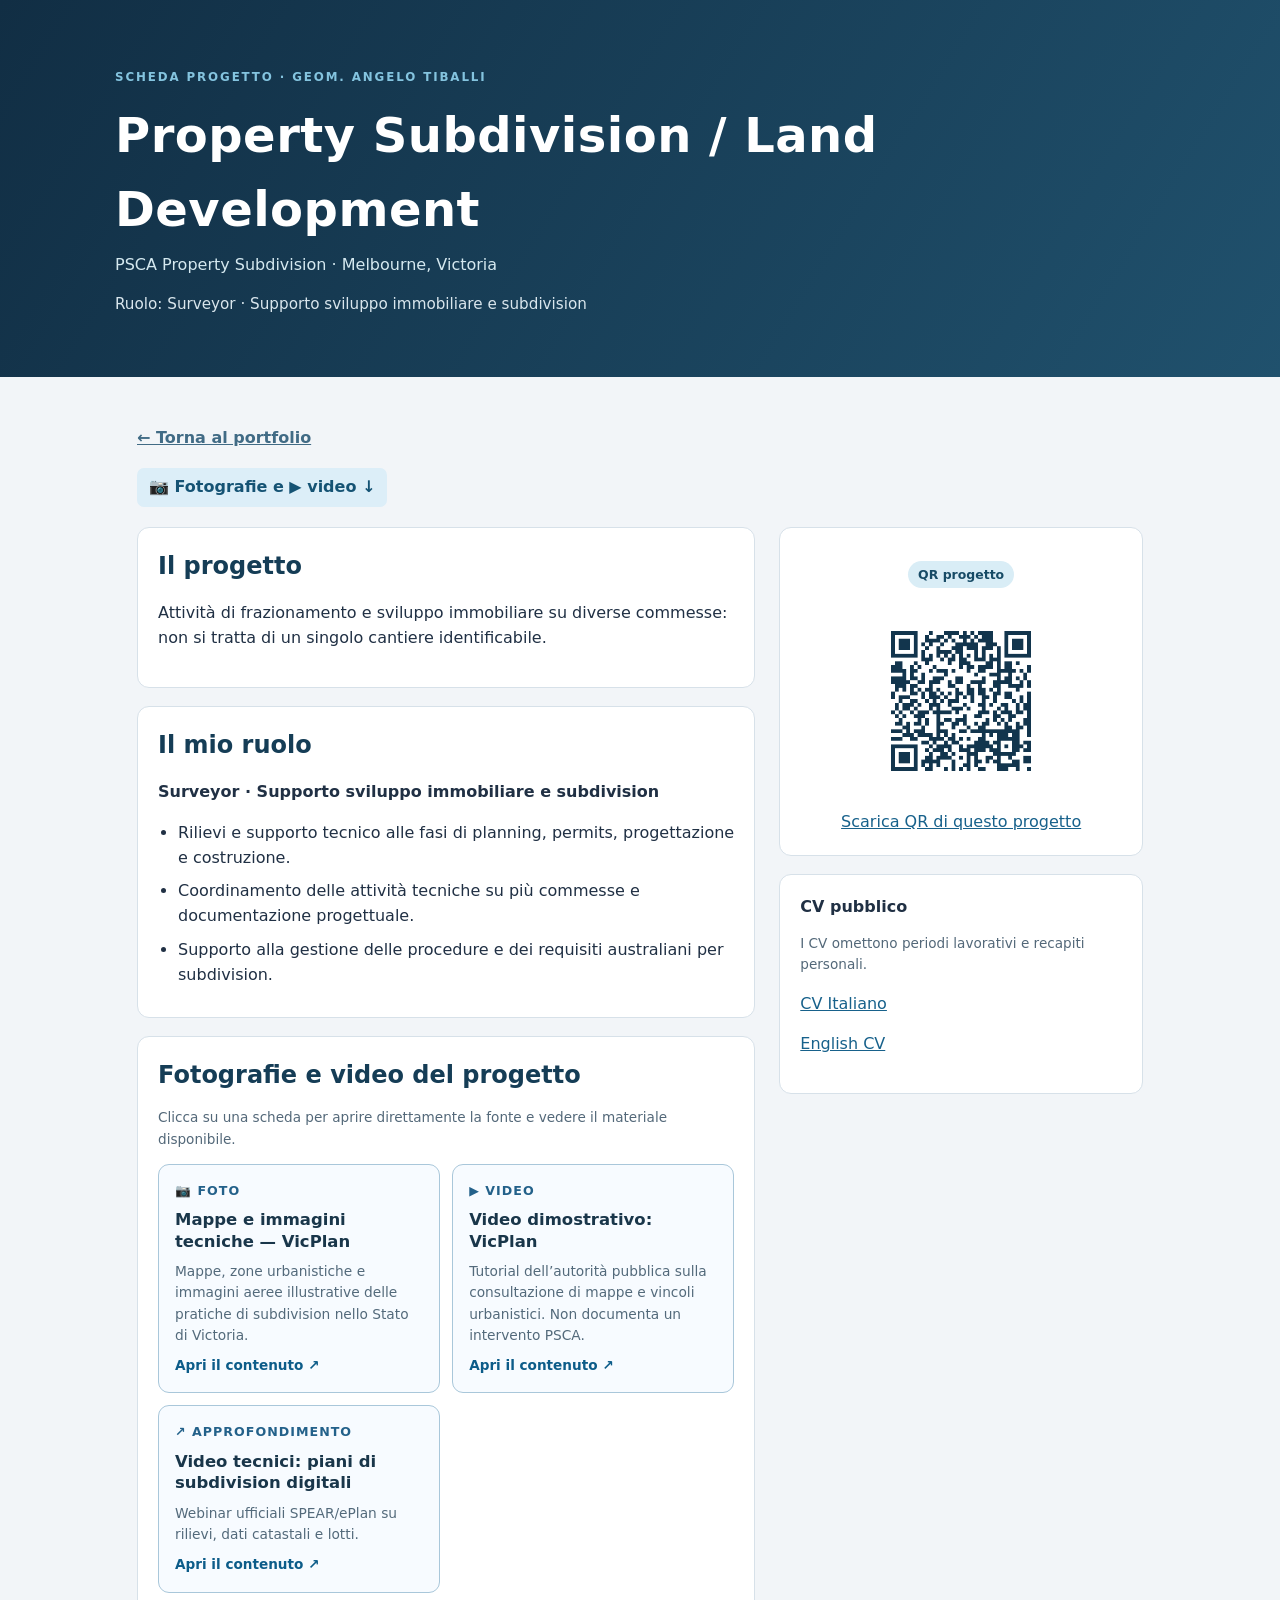
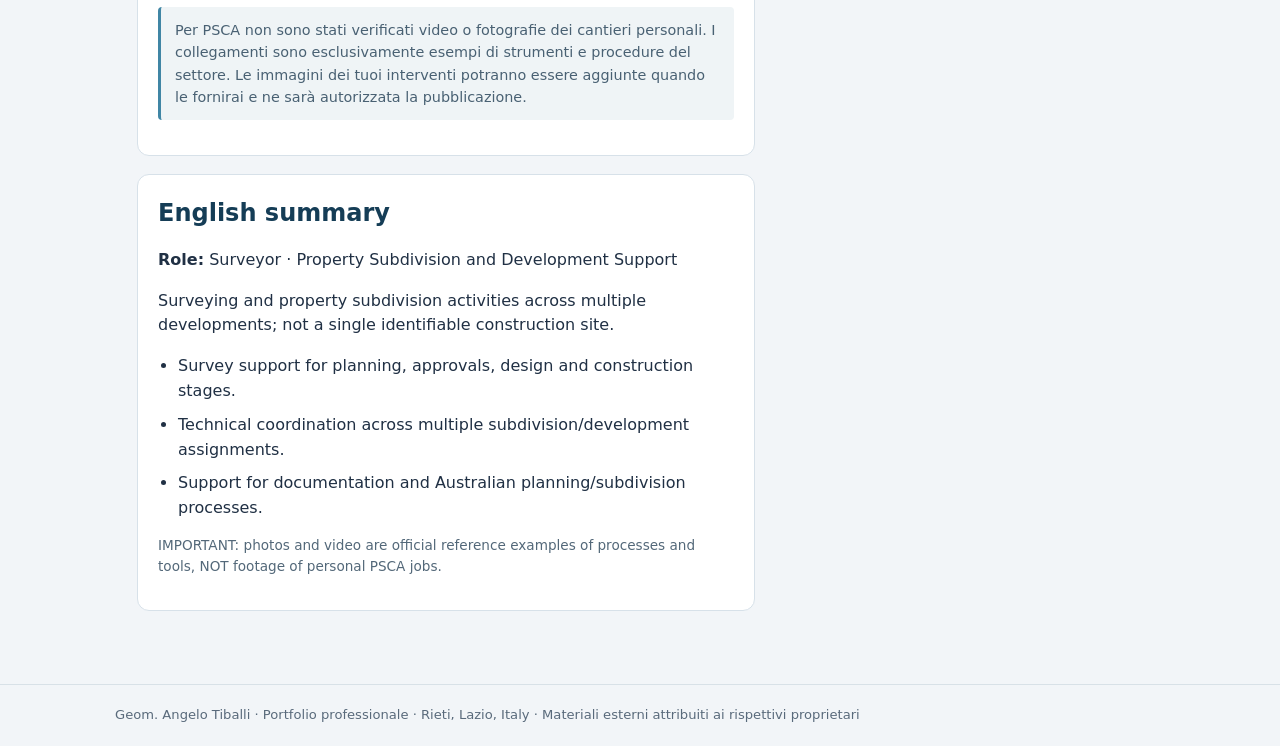
<file: psca.html>
<!DOCTYPE html>
<html lang="it"><head><meta charset="utf-8"/><meta content="width=device-width,initial-scale=1" name="viewport"/><meta content="Attività di frazionamento e sviluppo immobiliare su diverse commesse: non si tratta di un singolo cantiere identificabile." name="description"/><title>Property Subdivision / Land Development | Geom. Angelo Tiballi</title><link href="style.css" rel="stylesheet"/></head><body><header><div class="inner"><p class="eyebrow">Scheda progetto · Geom. Angelo Tiballi</p><h1>Property Subdivision / Land Development</h1><p class="subtitle">PSCA Property Subdivision · Melbourne, Victoria</p><p class="privacy">Ruolo: Surveyor · Supporto sviluppo immobiliare e subdivision</p></div></header><main><p class="breadcrumb"><a href="index.html">← Torna al portfolio</a></p><p class="quick-media"><a href="#media">📷 Fotografie e ▶ video ↓</a></p><div class="split"><div><section class="panel"><h2>Il progetto</h2><p>Attività di frazionamento e sviluppo immobiliare su diverse commesse: non si tratta di un singolo cantiere identificabile.</p></section><section class="panel"><h2>Il mio ruolo</h2><p><strong>Surveyor · Supporto sviluppo immobiliare e subdivision</strong></p><ul><li>Rilievi e supporto tecnico alle fasi di planning, permits, progettazione e costruzione.</li><li>Coordinamento delle attività tecniche su più commesse e documentazione progettuale.</li><li>Supporto alla gestione delle procedure e dei requisiti australiani per subdivision.</li></ul></section><section class="panel" id="media"><h2>Fotografie e video del progetto</h2><p class="muted">Clicca su una scheda per aprire direttamente la fonte e vedere il materiale disponibile.</p><div class="media-grid"><a class="media-tile photo" href="https://www.planning.vic.gov.au/planning-schemes/using-vicplan" rel="noopener noreferrer" target="_blank"><span class="media-type">📷  FOTO</span><strong>Mappe e immagini tecniche — VicPlan</strong><span class="media-desc">Mappe, zone urbanistiche e immagini aeree illustrative delle pratiche di subdivision nello Stato di Victoria.</span><span class="external-arrow">Apri il contenuto ↗</span></a><a class="media-tile video" href="https://www.planning.vic.gov.au/planning-schemes/using-vicplan" rel="noopener noreferrer" target="_blank"><span class="media-type">▶  VIDEO</span><strong>Video dimostrativo: VicPlan</strong><span class="media-desc">Tutorial dell’autorità pubblica sulla consultazione di mappe e vincoli urbanistici. Non documenta un intervento PSCA.</span><span class="external-arrow">Apri il contenuto ↗</span></a><a class="media-tile extra" href="https://www.spear.land.vic.gov.au/spear/pages/eplan/about/webinars-forums.shtml" rel="noopener noreferrer" target="_blank"><span class="media-type">↗  APPROFONDIMENTO</span><strong>Video tecnici: piani di subdivision digitali</strong><span class="media-desc">Webinar ufficiali SPEAR/ePlan su rilievi, dati catastali e lotti.</span><span class="external-arrow">Apri il contenuto ↗</span></a></div><p class="notice">Per PSCA non sono stati verificati video o fotografie dei cantieri personali. I collegamenti sono esclusivamente esempi di strumenti e procedure del settore. Le immagini dei tuoi interventi potranno essere aggiunte quando le fornirai e ne sarà autorizzata la pubblicazione.</p></section><section class="panel"><h2>English summary</h2><p><strong>Role:</strong> Surveyor · Property Subdivision and Development Support</p><p>Surveying and property subdivision activities across multiple developments; not a single identifiable construction site.</p><ul><li>Survey support for planning, approvals, design and construction stages.</li><li>Technical coordination across multiple subdivision/development assignments.</li><li>Support for documentation and Australian planning/subdivision processes.</li></ul><p class="muted">IMPORTANT: photos and video are official reference examples of processes and tools, NOT footage of personal PSCA jobs.</p></section></div><aside><div class="qr-box"><p class="tag">QR progetto</p><p><img alt="QR per Property Subdivision / Land Development" src="QR_psca.png"/></p><a download="" href="QR_psca.png">Scarica QR di questo progetto</a></div><div class="panel" style="margin-top:18px"><strong>CV pubblico</strong><p class="muted">I CV omettono periodi lavorativi e recapiti personali.</p><p><a href="Angelo_Tiballi_CV_IT.pdf">CV Italiano</a></p><p><a href="Angelo_Tiballi_Public_CV_EN.pdf">English CV</a></p></div></aside></div></main><footer><div class="inner">Geom. Angelo Tiballi · Portfolio professionale · Rieti, Lazio, Italy · Materiali esterni attribuiti ai rispettivi proprietari</div></footer></body></html>
</file>
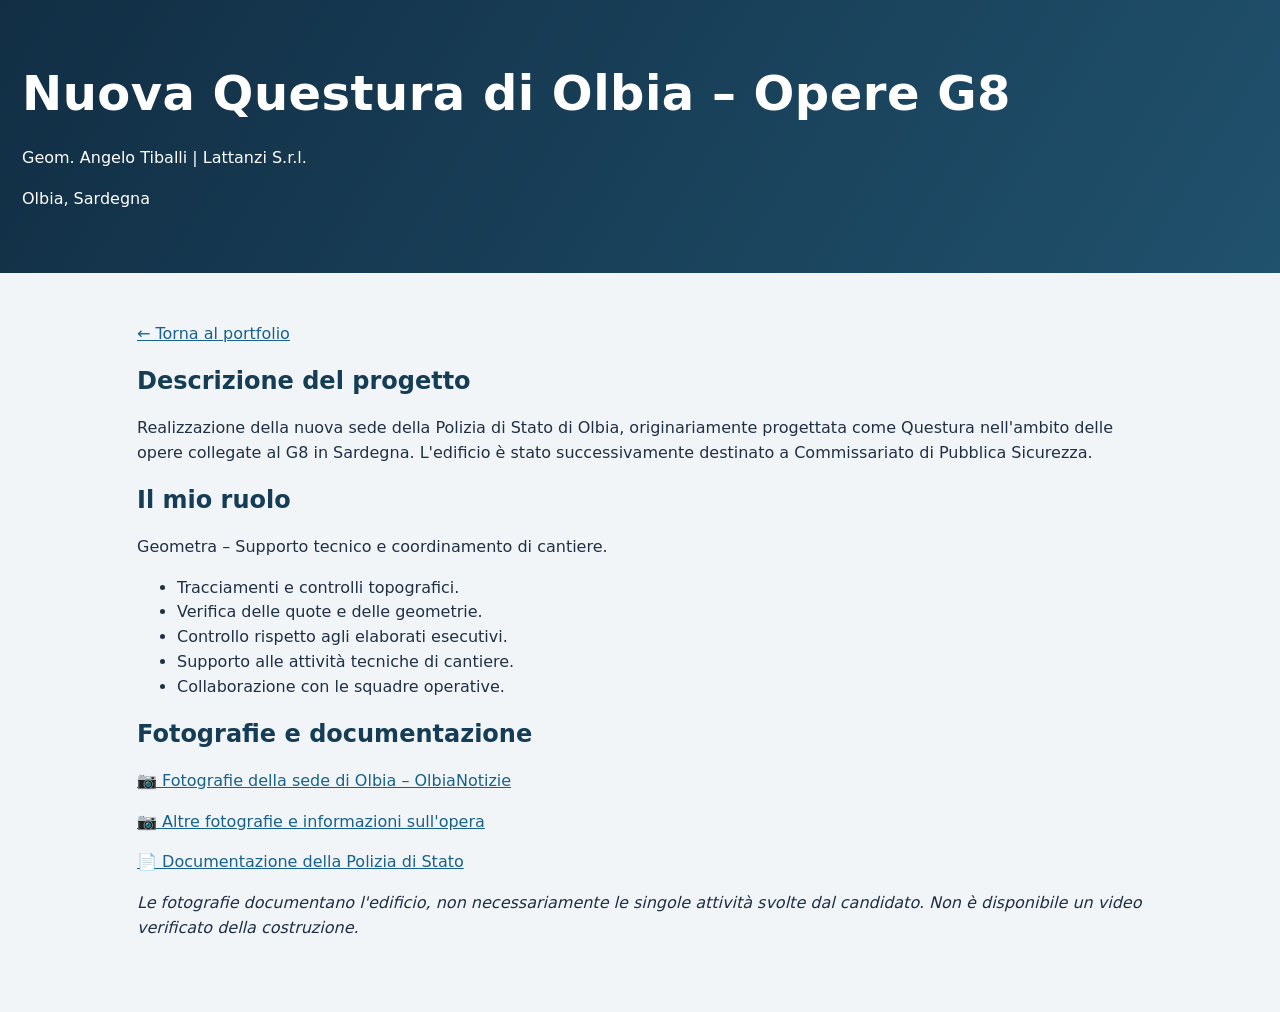
<file: questura-olbia.html>
<!DOCTYPE html>
<html lang="it">
<head>
  <meta charset="UTF-8">
  <meta name="viewport" content="width=device-width, initial-scale=1">
  <title>Questura di Olbia | Geom. Angelo Tiballi</title>
  <link rel="stylesheet" href="style.css">
</head>
<body>
<header>
  <h1>Nuova Questura di Olbia – Opere G8</h1>
  <p>Geom. Angelo Tiballi | Lattanzi S.r.l.</p>
  <p>Olbia, Sardegna</p>
</header>
<main>
  <p><a href="index.html">← Torna al portfolio</a></p>

  <h2>Descrizione del progetto</h2>
  <p>Realizzazione della nuova sede della Polizia di Stato
  di Olbia, originariamente progettata come Questura
  nell'ambito delle opere collegate al G8 in Sardegna.
  L'edificio è stato successivamente destinato a
  Commissariato di Pubblica Sicurezza.</p>

  <h2>Il mio ruolo</h2>
  <p>Geometra – Supporto tecnico e coordinamento di cantiere.</p>
  <ul>
    <li>Tracciamenti e controlli topografici.</li>
    <li>Verifica delle quote e delle geometrie.</li>
    <li>Controllo rispetto agli elaborati esecutivi.</li>
    <li>Supporto alle attività tecniche di cantiere.</li>
    <li>Collaborazione con le squadre operative.</li>
  </ul>

  <h2>Fotografie e documentazione</h2>
  <p><a href="https://www.olbianotizie.it/articolo/17081-nuovo_commissariato_a_olbia_consegnato_lo_stabile_alla_polizia" target="_blank" rel="noopener noreferrer">
  📷 Fotografie della sede di Olbia – OlbiaNotizie</a></p>

  <p><a href="https://www.olbia.it/olbia-arriva-il-nuovo-commissariato" target="_blank" rel="noopener noreferrer">
  📷 Altre fotografie e informazioni sull'opera</a></p>

  <p><a href="https://questure.poliziadistato.it/it/Sassari/articolo/5730deaa3dc9e973783382" target="_blank" rel="noopener noreferrer">
  📄 Documentazione della Polizia di Stato</a></p>

  <p><em>Le fotografie documentano l'edificio, non
  necessariamente le singole attività svolte dal candidato.
  Non è disponibile un video verificato della costruzione.</em></p>
</main>
</body>
</html>
</file>
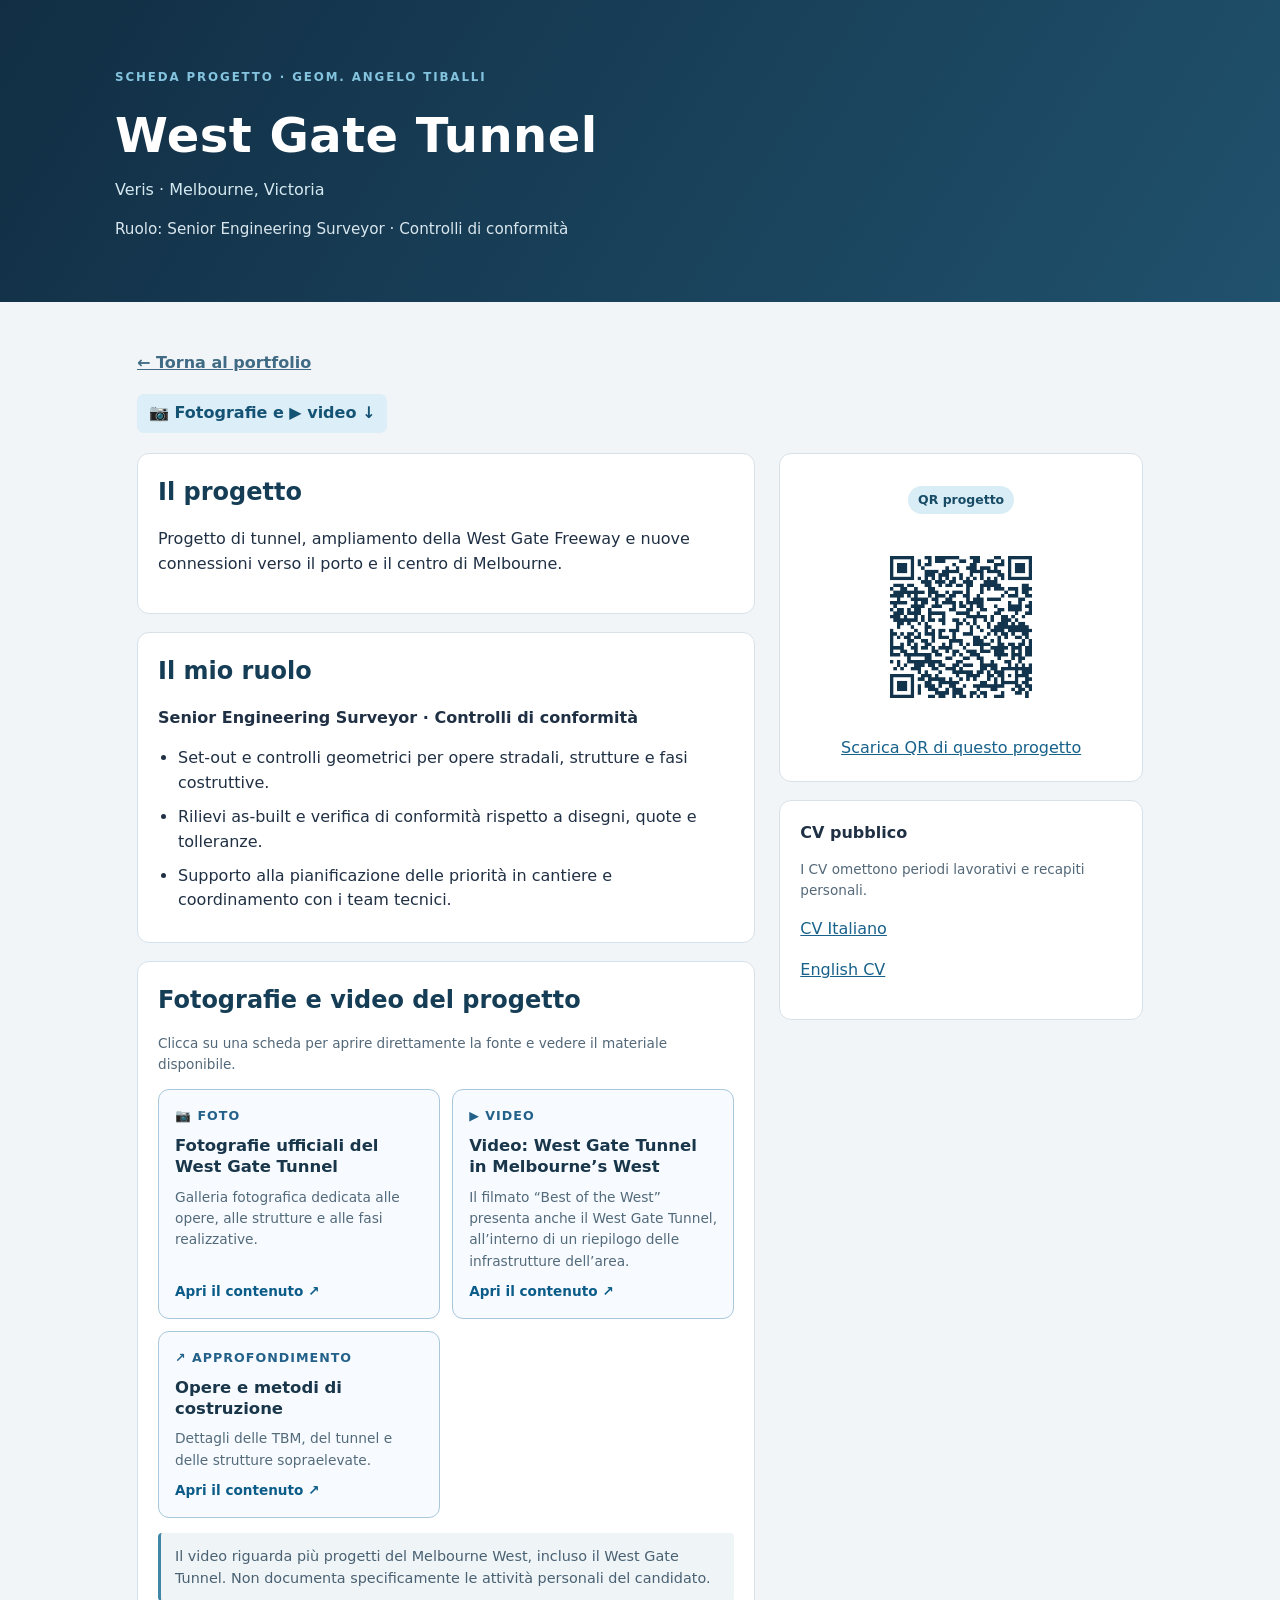
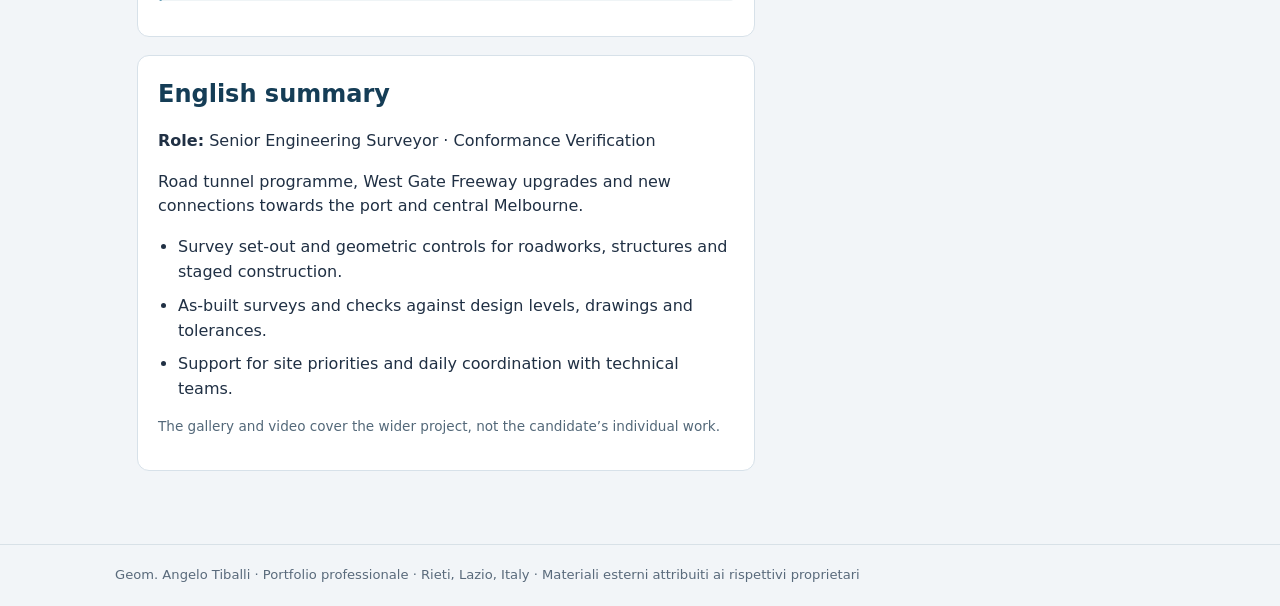
<file: west-gate-tunnel.html>
<!DOCTYPE html>
<html lang="it"><head><meta charset="utf-8"/><meta content="width=device-width,initial-scale=1" name="viewport"/><meta content="Progetto di tunnel, ampliamento della West Gate Freeway e nuove connessioni verso il porto e il centro di Melbourne." name="description"/><title>West Gate Tunnel | Geom. Angelo Tiballi</title><link href="style.css" rel="stylesheet"/></head><body><header><div class="inner"><p class="eyebrow">Scheda progetto · Geom. Angelo Tiballi</p><h1>West Gate Tunnel</h1><p class="subtitle">Veris · Melbourne, Victoria</p><p class="privacy">Ruolo: Senior Engineering Surveyor · Controlli di conformità</p></div></header><main><p class="breadcrumb"><a href="index.html">← Torna al portfolio</a></p><p class="quick-media"><a href="#media">📷 Fotografie e ▶ video ↓</a></p><div class="split"><div><section class="panel"><h2>Il progetto</h2><p>Progetto di tunnel, ampliamento della West Gate Freeway e nuove connessioni verso il porto e il centro di Melbourne.</p></section><section class="panel"><h2>Il mio ruolo</h2><p><strong>Senior Engineering Surveyor · Controlli di conformità</strong></p><ul><li>Set-out e controlli geometrici per opere stradali, strutture e fasi costruttive.</li><li>Rilievi as-built e verifica di conformità rispetto a disegni, quote e tolleranze.</li><li>Supporto alla pianificazione delle priorità in cantiere e coordinamento con i team tecnici.</li></ul></section><section class="panel" id="media"><h2>Fotografie e video del progetto</h2><p class="muted">Clicca su una scheda per aprire direttamente la fonte e vedere il materiale disponibile.</p><div class="media-grid"><a class="media-tile photo" href="https://bigbuild.vic.gov.au/projects/west-gate-tunnel-project/about/a-mega-project-in-pictures" rel="noopener noreferrer" target="_blank"><span class="media-type">📷  FOTO</span><strong>Fotografie ufficiali del West Gate Tunnel</strong><span class="media-desc">Galleria fotografica dedicata alle opere, alle strutture e alle fasi realizzative.</span><span class="external-arrow">Apri il contenuto ↗</span></a><a class="media-tile video" href="https://bigbuild.vic.gov.au/projects/projects-in-your-region/melbournes-west" rel="noopener noreferrer" target="_blank"><span class="media-type">▶  VIDEO</span><strong>Video: West Gate Tunnel in Melbourne’s West</strong><span class="media-desc">Il filmato “Best of the West” presenta anche il West Gate Tunnel, all’interno di un riepilogo delle infrastrutture dell’area.</span><span class="external-arrow">Apri il contenuto ↗</span></a><a class="media-tile extra" href="https://bigbuild.vic.gov.au/projects/west-gate-tunnel-project/construction" rel="noopener noreferrer" target="_blank"><span class="media-type">↗  APPROFONDIMENTO</span><strong>Opere e metodi di costruzione</strong><span class="media-desc">Dettagli delle TBM, del tunnel e delle strutture sopraelevate.</span><span class="external-arrow">Apri il contenuto ↗</span></a></div><p class="notice">Il video riguarda più progetti del Melbourne West, incluso il West Gate Tunnel. Non documenta specificamente le attività personali del candidato.</p></section><section class="panel"><h2>English summary</h2><p><strong>Role:</strong> Senior Engineering Surveyor · Conformance Verification</p><p>Road tunnel programme, West Gate Freeway upgrades and new connections towards the port and central Melbourne.</p><ul><li>Survey set-out and geometric controls for roadworks, structures and staged construction.</li><li>As-built surveys and checks against design levels, drawings and tolerances.</li><li>Support for site priorities and daily coordination with technical teams.</li></ul><p class="muted">The gallery and video cover the wider project, not the candidate’s individual work.</p></section></div><aside><div class="qr-box"><p class="tag">QR progetto</p><p><img alt="QR per West Gate Tunnel" src="QR_west-gate-tunnel.png"/></p><a download="" href="QR_west-gate-tunnel.png">Scarica QR di questo progetto</a></div><div class="panel" style="margin-top:18px"><strong>CV pubblico</strong><p class="muted">I CV omettono periodi lavorativi e recapiti personali.</p><p><a href="Angelo_Tiballi_CV_IT.pdf">CV Italiano</a></p><p><a href="Angelo_Tiballi_Public_CV_EN.pdf">English CV</a></p></div></aside></div></main><footer><div class="inner">Geom. Angelo Tiballi · Portfolio professionale · Rieti, Lazio, Italy · Materiali esterni attribuiti ai rispettivi proprietari</div></footer></body></html>
</file>
<file: style.css>
*{box-sizing:border-box}html{scroll-behavior:smooth}body{margin:0;font-family:system-ui,-apple-system,Segoe UI,Roboto,Arial,sans-serif;background:#f2f5f8;color:#203044;line-height:1.55}a{color:#17618b}header{background:linear-gradient(122deg,#112e44,#20516d);color:#fff;padding:56px 22px 45px}header .inner,main,footer .inner{max-width:1050px;margin:0 auto}header h1{font-size:clamp(2.0rem,5vw,3rem);letter-spacing:.01em;margin:0}header .subtitle{margin:6px 0 15px;color:#d5e9f0;font-weight:500}header .privacy{color:#d9e6ed;font-size:.95rem}.eyebrow{letter-spacing:.16em;font-size:.74rem;font-weight:800;color:#84c4df;text-transform:uppercase}.btns{display:flex;gap:12px;flex-wrap:wrap;margin-top:24px}.btn,.mediaLink{display:inline-flex;align-items:center;justify-content:center;min-height:44px;border:1px solid #b5d5e2;border-radius:9px;background:white;color:#15374d;padding:10px 16px;text-decoration:none;font-weight:750}.btn:hover,.mediaLink:hover{background:#e5f3fa}.btn.secondary{background:transparent;color:white;border-color:#7ea7bc}.btn.secondary:hover{background:#2e617c}main{padding:33px 22px 55px}h2{color:#153d56;margin:0 0 12px}h3{color:#143a52;margin:24px 0 9px}.intro{color:#526479;margin:0 0 25px}.cards{display:grid;grid-template-columns:repeat(auto-fit,minmax(260px,1fr));gap:15px}.card{background:white;border:1px solid #d7e1e9;border-radius:13px;padding:22px;box-shadow:0 3px 14px #1c466010}.card h3{margin:0 0 5px}.meta{font-size:.9rem;color:#617187;font-weight:650;margin:0 0 10px}.card p{margin:0 0 14px}.card a{font-weight:750;text-decoration:none}.split{display:grid;grid-template-columns:minmax(0,1.7fr) minmax(220px,1fr);gap:24px}.panel{background:white;border:1px solid #d7e1e9;border-radius:12px;padding:20px;margin:0 0 18px}.panel ul{padding-left:20px;margin:9px 0}.panel li{margin:9px 0}.feature{background:#e5f0f6;border-radius:12px;overflow:hidden;margin-bottom:18px}.feature img{display:block;width:100%;max-height:320px;object-fit:cover}.feature p{padding:9px 15px;color:#4d6273;font-size:.8rem;margin:0}.muted{font-size:.85rem;color:#536879}.mediaLinks{display:flex;flex-wrap:wrap;gap:10px}.mediaLink{font-size:.93rem}.breadcrumb{margin-bottom:18px}.breadcrumb a{color:#416b85;font-weight:700}.qr-box{text-align:center;background:#fff;border:1px solid #d7e1e9;border-radius:12px;padding:20px}.qr-box img{width:170px;max-width:100%;height:auto}.tag{display:inline-block;background:#d9edf6;color:#174b66;border-radius:99px;padding:4px 10px;font-size:.78rem;font-weight:800}.notice{padding:12px 14px;background:#eff4f6;border-left:3px solid #4086a5;border-radius:4px;font-size:.9rem;color:#496173}footer{border-top:1px solid #d8e1e7;padding:20px 22px;color:#596a7b;font-size:.82rem} @media(max-width:680px){.split{grid-template-columns:1fr}header{padding-top:35px}.cards{grid-template-columns:1fr}}
/* V34: media links for every single project */
.media-grid{display:grid;grid-template-columns:repeat(auto-fit,minmax(205px,1fr));gap:12px;margin-top:14px}
.media-tile{display:flex;flex-direction:column;gap:9px;text-decoration:none;color:#19364a;background:#f7fbff;border:1px solid #a9c7da;border-radius:11px;padding:16px;min-height:185px;transition:transform .15s,box-shadow .15s}
.media-tile:hover{background:#ebf6fb;transform:translateY(-2px);box-shadow:0 6px 16px #1c46601c}
.media-type{color:#23618a;font-size:.79rem;font-weight:850;letter-spacing:.08em}
.media-tile strong{font-size:1.03rem;line-height:1.3}.media-desc{font-size:.86rem;color:#536a7b;flex:1}.external-arrow{color:#0c5c89;font-size:.85rem;font-weight:800}
.quick-media{margin:0 0 20px}.quick-media a,.card-media-shortcuts a{display:inline-block;background:#dceef8;padding:7px 12px;border-radius:7px;font-weight:800;text-decoration:none;color:#155374}
.card-media-shortcuts{margin-top:9px}.card-media-shortcuts a:hover,.quick-media a:hover{background:#c5e3f5}
</file>
